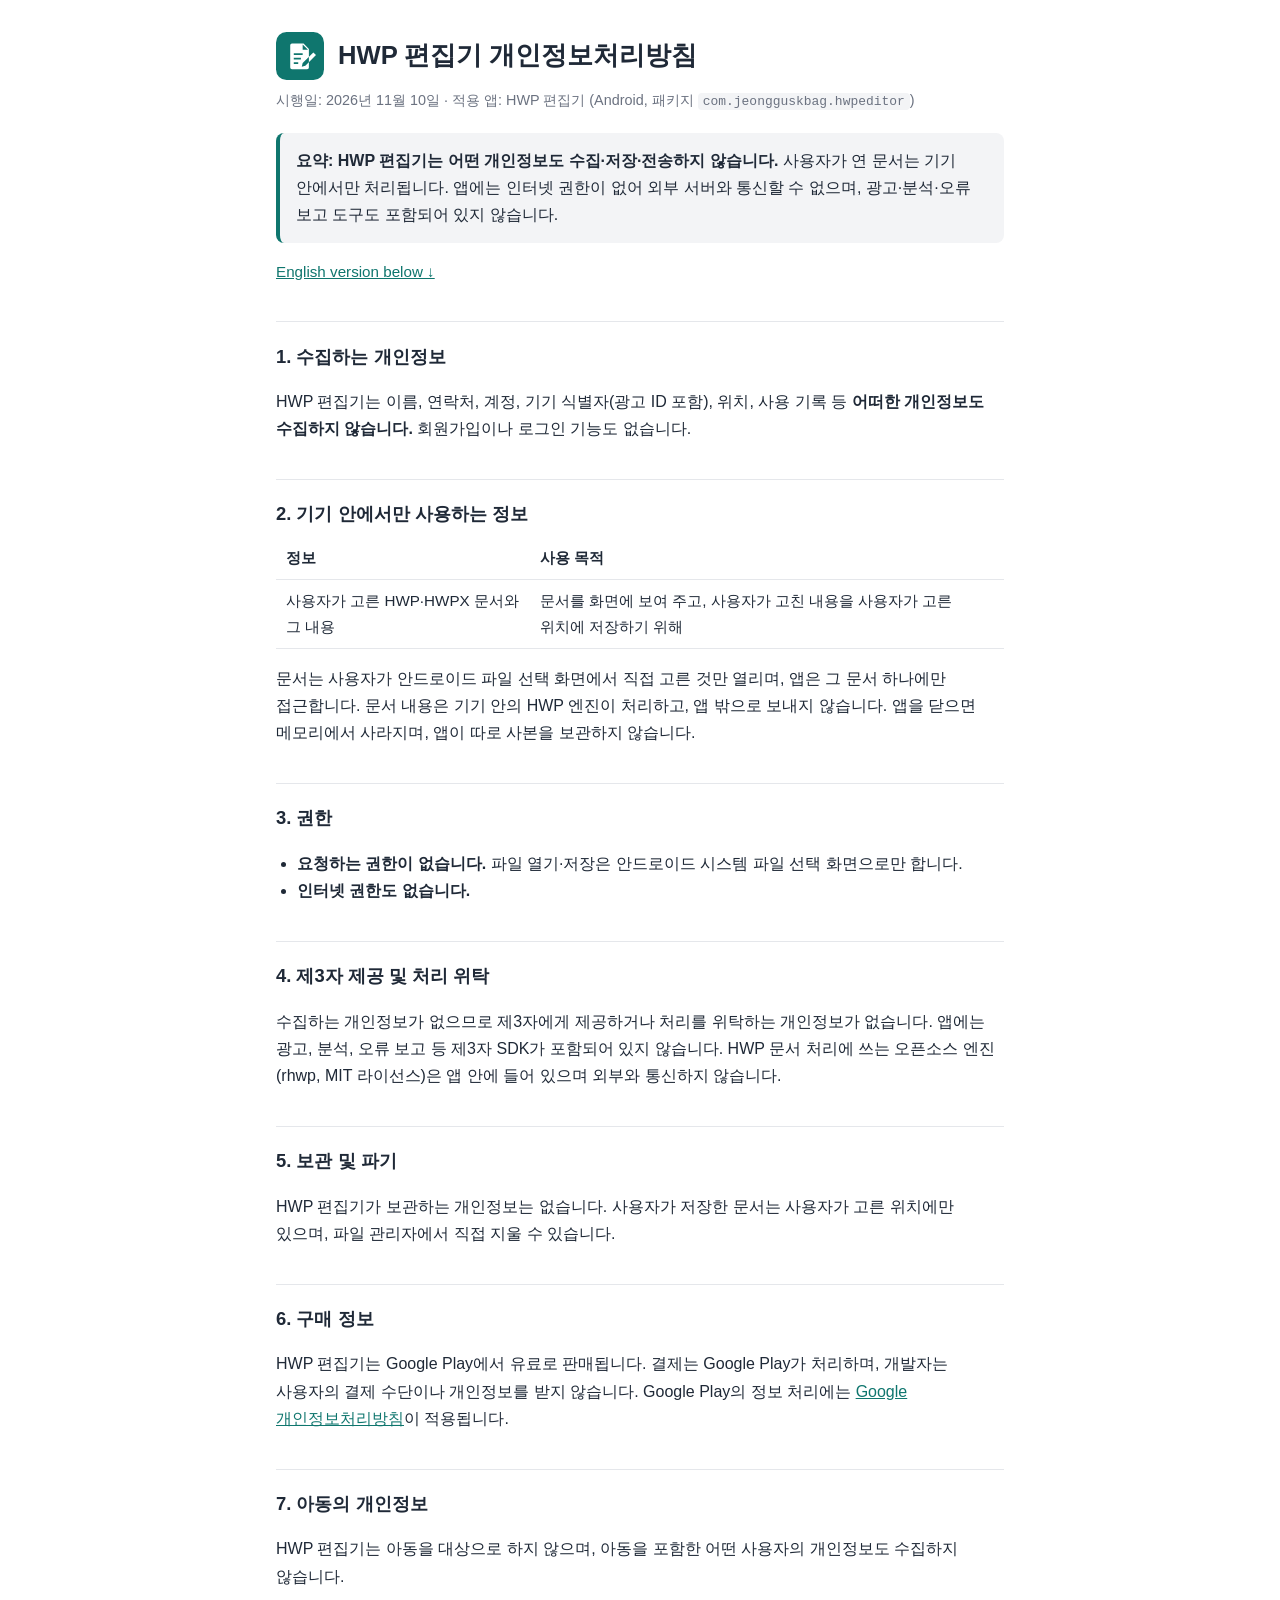
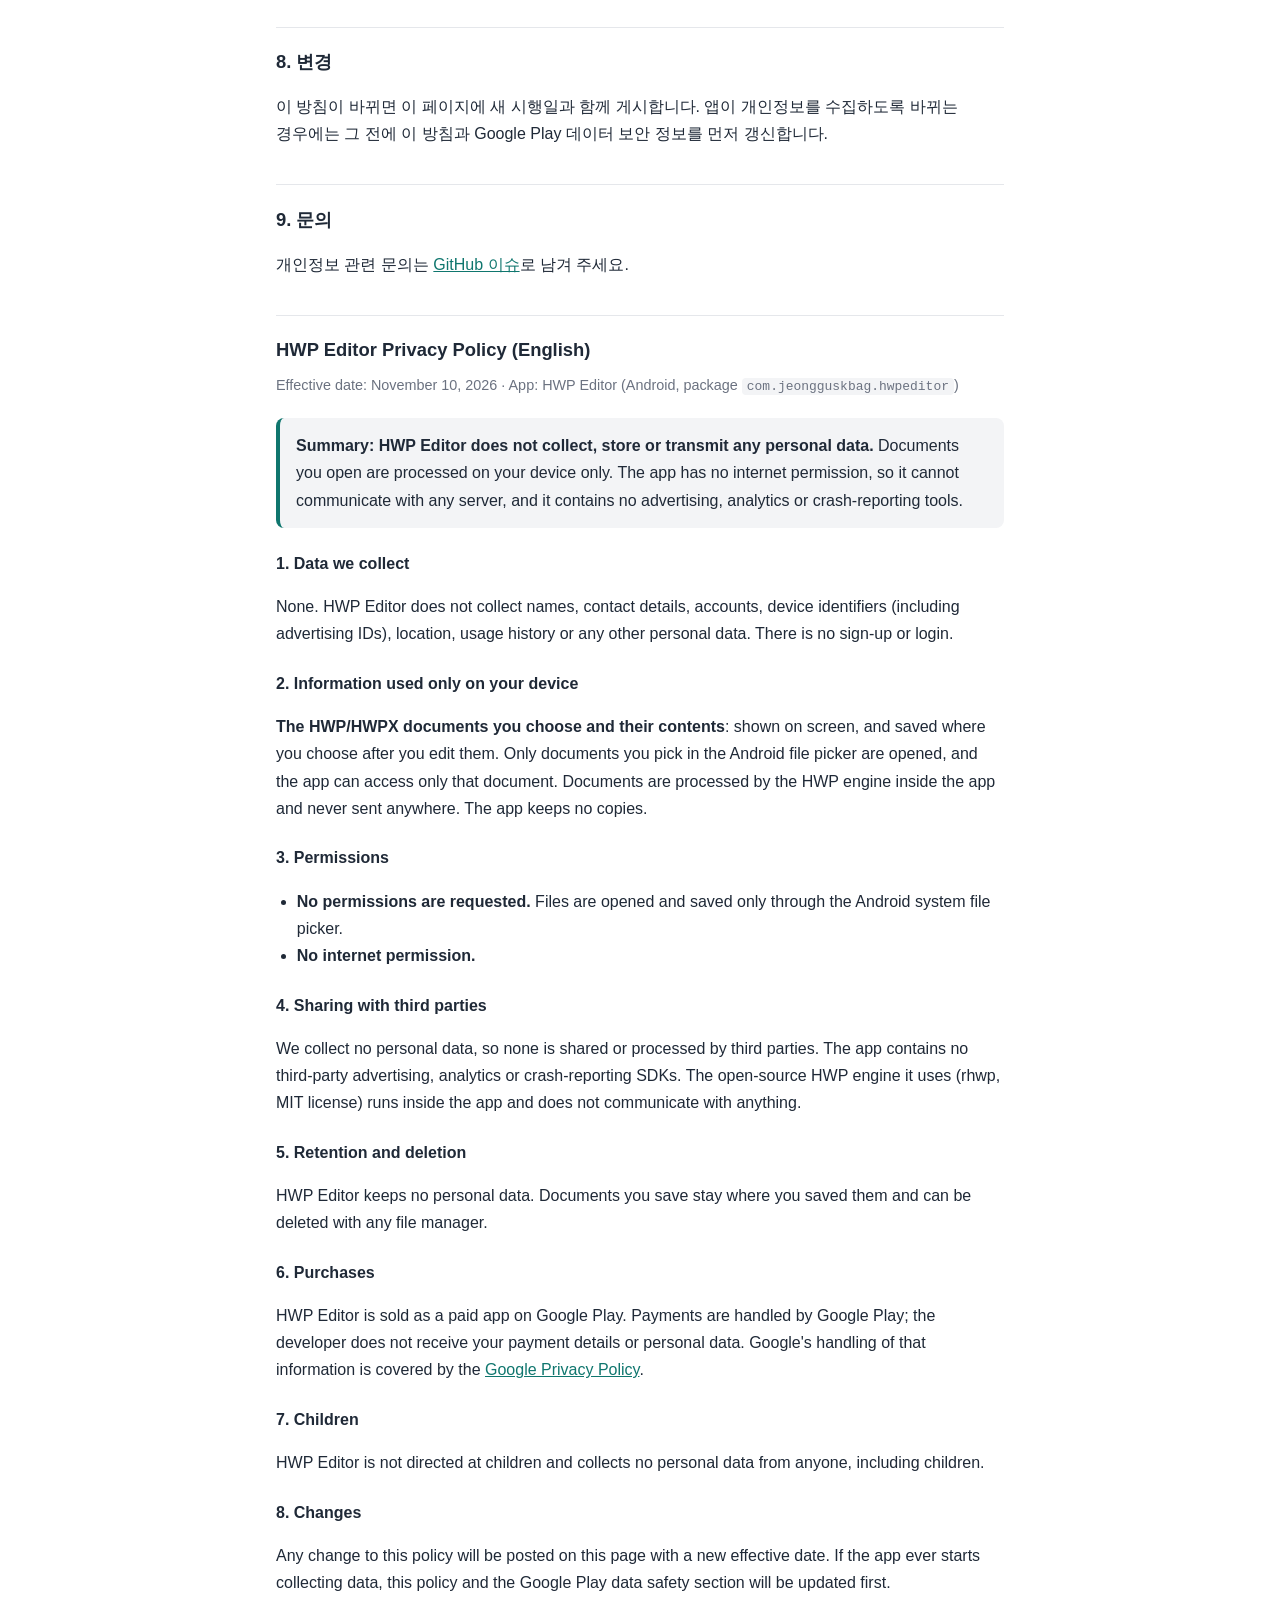
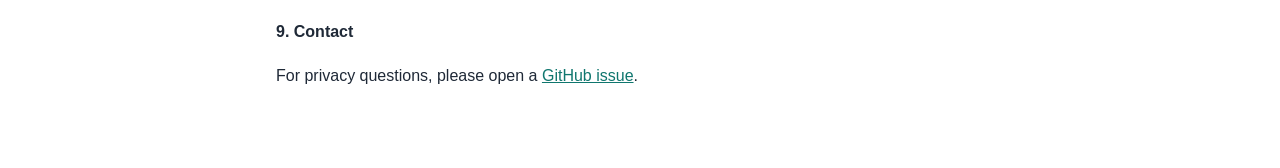
<file: docs/privacy/index.html>
<!doctype html>
<html lang="ko">
<head>
<meta charset="utf-8">
<meta name="viewport" content="width=device-width, initial-scale=1">
<title>HWP 편집기 개인정보처리방침 · Privacy Policy</title>
<meta name="description" content="HWP 편집기는 어떤 개인정보도 수집하지 않습니다. HWP Editor collects no personal data.">
<style>
  :root { --bg: #ffffff; --fg: #1f2937; --muted: #6b7280; --accent: #0F766E; --card: #f3f4f6; --border: #e5e7eb; }
  @media (prefers-color-scheme: dark) {
    :root { --bg: #111827; --fg: #e5e7eb; --muted: #9ca3af; --accent: #5eead4; --card: #1f2937; --border: #374151; }
  }
  * { box-sizing: border-box; }
  body { margin: 0; word-break: keep-all; overflow-wrap: anywhere; background: var(--bg); color: var(--fg); font: 16px/1.7 -apple-system, BlinkMacSystemFont, "Segoe UI", "Apple SD Gothic Neo", "Noto Sans KR", sans-serif; }
  main { max-width: 760px; margin: 0 auto; padding: 32px 16px 64px; }
  header { display: flex; align-items: center; gap: 14px; margin-bottom: 8px; }
  header svg { flex: none; border-radius: 22%; }
  h1 { font-size: 1.6rem; margin: 0; line-height: 1.3; }
  h2 { font-size: 1.15rem; margin: 2em 0 .4em; padding-top: 1em; border-top: 1px solid var(--border); }
  h3 { font-size: 1rem; margin: 1.4em 0 .3em; }
  .meta { color: var(--muted); font-size: .9rem; margin: 0 0 20px; }
  .summary { background: var(--card); border-left: 4px solid var(--accent); padding: 14px 16px; border-radius: 8px; }
  .summary p { margin: 0; }
  nav { margin: 16px 0 0; font-size: .95rem; }
  a { color: var(--accent); }
  ul { padding-left: 1.3em; }
  table { width: 100%; border-collapse: collapse; font-size: .95rem; }
  th, td { text-align: left; padding: 8px 10px; border-bottom: 1px solid var(--border); vertical-align: top; }
  code { background: var(--card); padding: 1px 5px; border-radius: 4px; font-size: .9em; word-break: break-all; }
</style>
</head>
<body>
<main>
  <header>
    <svg width="48" height="48" viewBox="0 0 108 108" aria-hidden="true">
      <rect width="108" height="108" fill="#0F766E"/>
      <path fill="#fff" fill-rule="evenodd" d="M36,26 H62 L74,38 V80 A4,4 0 0 1 70,84 H36 A4,4 0 0 1 32,80 V30 A4,4 0 0 1 36,26 Z M60,28 V40 H72 Z M40,48 H60 V52 H40 Z M40,58 H56 V62 H40 Z M40,68 H50 V72 H40 Z M84,46 L90,52 L66,76 L58,78 L60,70 Z"/>
    </svg>
    <h1>HWP 편집기 개인정보처리방침</h1>
  </header>
  <p class="meta">시행일: 2026년 11월 10일 · 적용 앱: HWP 편집기 (Android, 패키지 <code>com.jeongguskbag.hwpeditor</code>)</p>

  <div class="summary">
    <p><strong>요약: HWP 편집기는 어떤 개인정보도 수집·저장·전송하지 않습니다.</strong>
    사용자가 연 문서는 기기 안에서만 처리됩니다. 앱에는 인터넷 권한이 없어 외부 서버와 통신할 수 없으며, 광고·분석·오류 보고 도구도 포함되어 있지 않습니다.</p>
  </div>
  <nav><a href="#en">English version below ↓</a></nav>

  <h2>1. 수집하는 개인정보</h2>
  <p>HWP 편집기는 이름, 연락처, 계정, 기기 식별자(광고 ID 포함), 위치, 사용 기록 등 <strong>어떠한 개인정보도 수집하지 않습니다.</strong>
  회원가입이나 로그인 기능도 없습니다.</p>

  <h2>2. 기기 안에서만 사용하는 정보</h2>
  <table>
    <tr><th>정보</th><th>사용 목적</th></tr>
    <tr><td>사용자가 고른 HWP·HWPX 문서와 그 내용</td><td>문서를 화면에 보여 주고, 사용자가 고친 내용을 사용자가 고른 위치에 저장하기 위해</td></tr>
  </table>
  <p>문서는 사용자가 안드로이드 파일 선택 화면에서 직접 고른 것만 열리며, 앱은 그 문서 하나에만 접근합니다.
  문서 내용은 기기 안의 HWP 엔진이 처리하고, 앱 밖으로 보내지 않습니다. 앱을 닫으면 메모리에서 사라지며, 앱이 따로 사본을 보관하지 않습니다.</p>

  <h2>3. 권한</h2>
  <ul>
    <li><strong>요청하는 권한이 없습니다.</strong> 파일 열기·저장은 안드로이드 시스템 파일 선택 화면으로만 합니다.</li>
    <li><strong>인터넷 권한도 없습니다.</strong></li>
  </ul>

  <h2>4. 제3자 제공 및 처리 위탁</h2>
  <p>수집하는 개인정보가 없으므로 제3자에게 제공하거나 처리를 위탁하는 개인정보가 없습니다.
  앱에는 광고, 분석, 오류 보고 등 제3자 SDK가 포함되어 있지 않습니다.
  HWP 문서 처리에 쓰는 오픈소스 엔진(rhwp, MIT 라이선스)은 앱 안에 들어 있으며 외부와 통신하지 않습니다.</p>

  <h2>5. 보관 및 파기</h2>
  <p>HWP 편집기가 보관하는 개인정보는 없습니다. 사용자가 저장한 문서는 사용자가 고른 위치에만 있으며, 파일 관리자에서 직접 지울 수 있습니다.</p>

  <h2>6. 구매 정보</h2>
  <p>HWP 편집기는 Google Play에서 유료로 판매됩니다. 결제는 Google Play가 처리하며, 개발자는 사용자의 결제 수단이나 개인정보를 받지 않습니다.
  Google Play의 정보 처리에는 <a href="https://policies.google.com/privacy" rel="noopener">Google 개인정보처리방침</a>이 적용됩니다.</p>

  <h2>7. 아동의 개인정보</h2>
  <p>HWP 편집기는 아동을 대상으로 하지 않으며, 아동을 포함한 어떤 사용자의 개인정보도 수집하지 않습니다.</p>

  <h2>8. 변경</h2>
  <p>이 방침이 바뀌면 이 페이지에 새 시행일과 함께 게시합니다. 앱이 개인정보를 수집하도록 바뀌는 경우에는 그 전에 이 방침과 Google Play 데이터 보안 정보를 먼저 갱신합니다.</p>

  <h2>9. 문의</h2>
  <p>개인정보 관련 문의는 <a href="https://github.com/jeongguskbag-prog/hwp-editor/issues">GitHub 이슈</a>로 남겨 주세요.</p>

  <h2 id="en">HWP Editor Privacy Policy (English)</h2>
  <p class="meta">Effective date: November 10, 2026 · App: HWP Editor (Android, package <code>com.jeongguskbag.hwpeditor</code>)</p>
  <div class="summary">
    <p><strong>Summary: HWP Editor does not collect, store or transmit any personal data.</strong>
    Documents you open are processed on your device only. The app has no internet permission, so it cannot communicate with any server, and it contains no advertising, analytics or crash-reporting tools.</p>
  </div>

  <h3>1. Data we collect</h3>
  <p>None. HWP Editor does not collect names, contact details, accounts, device identifiers (including advertising IDs), location, usage history or any other personal data. There is no sign-up or login.</p>

  <h3>2. Information used only on your device</h3>
  <p><strong>The HWP/HWPX documents you choose and their contents</strong>: shown on screen, and saved where you choose after you edit them.
  Only documents you pick in the Android file picker are opened, and the app can access only that document. Documents are processed by the HWP engine inside the app and never sent anywhere. The app keeps no copies.</p>

  <h3>3. Permissions</h3>
  <ul>
    <li><strong>No permissions are requested.</strong> Files are opened and saved only through the Android system file picker.</li>
    <li><strong>No internet permission.</strong></li>
  </ul>

  <h3>4. Sharing with third parties</h3>
  <p>We collect no personal data, so none is shared or processed by third parties. The app contains no third-party advertising, analytics or crash-reporting SDKs.
  The open-source HWP engine it uses (rhwp, MIT license) runs inside the app and does not communicate with anything.</p>

  <h3>5. Retention and deletion</h3>
  <p>HWP Editor keeps no personal data. Documents you save stay where you saved them and can be deleted with any file manager.</p>

  <h3>6. Purchases</h3>
  <p>HWP Editor is sold as a paid app on Google Play. Payments are handled by Google Play; the developer does not receive your payment details or personal data.
  Google's handling of that information is covered by the <a href="https://policies.google.com/privacy" rel="noopener">Google Privacy Policy</a>.</p>

  <h3>7. Children</h3>
  <p>HWP Editor is not directed at children and collects no personal data from anyone, including children.</p>

  <h3>8. Changes</h3>
  <p>Any change to this policy will be posted on this page with a new effective date. If the app ever starts collecting data, this policy and the Google Play data safety section will be updated first.</p>

  <h3>9. Contact</h3>
  <p>For privacy questions, please open a <a href="https://github.com/jeongguskbag-prog/hwp-editor/issues">GitHub issue</a>.</p>
</main>
</body>
</html>
</file>
